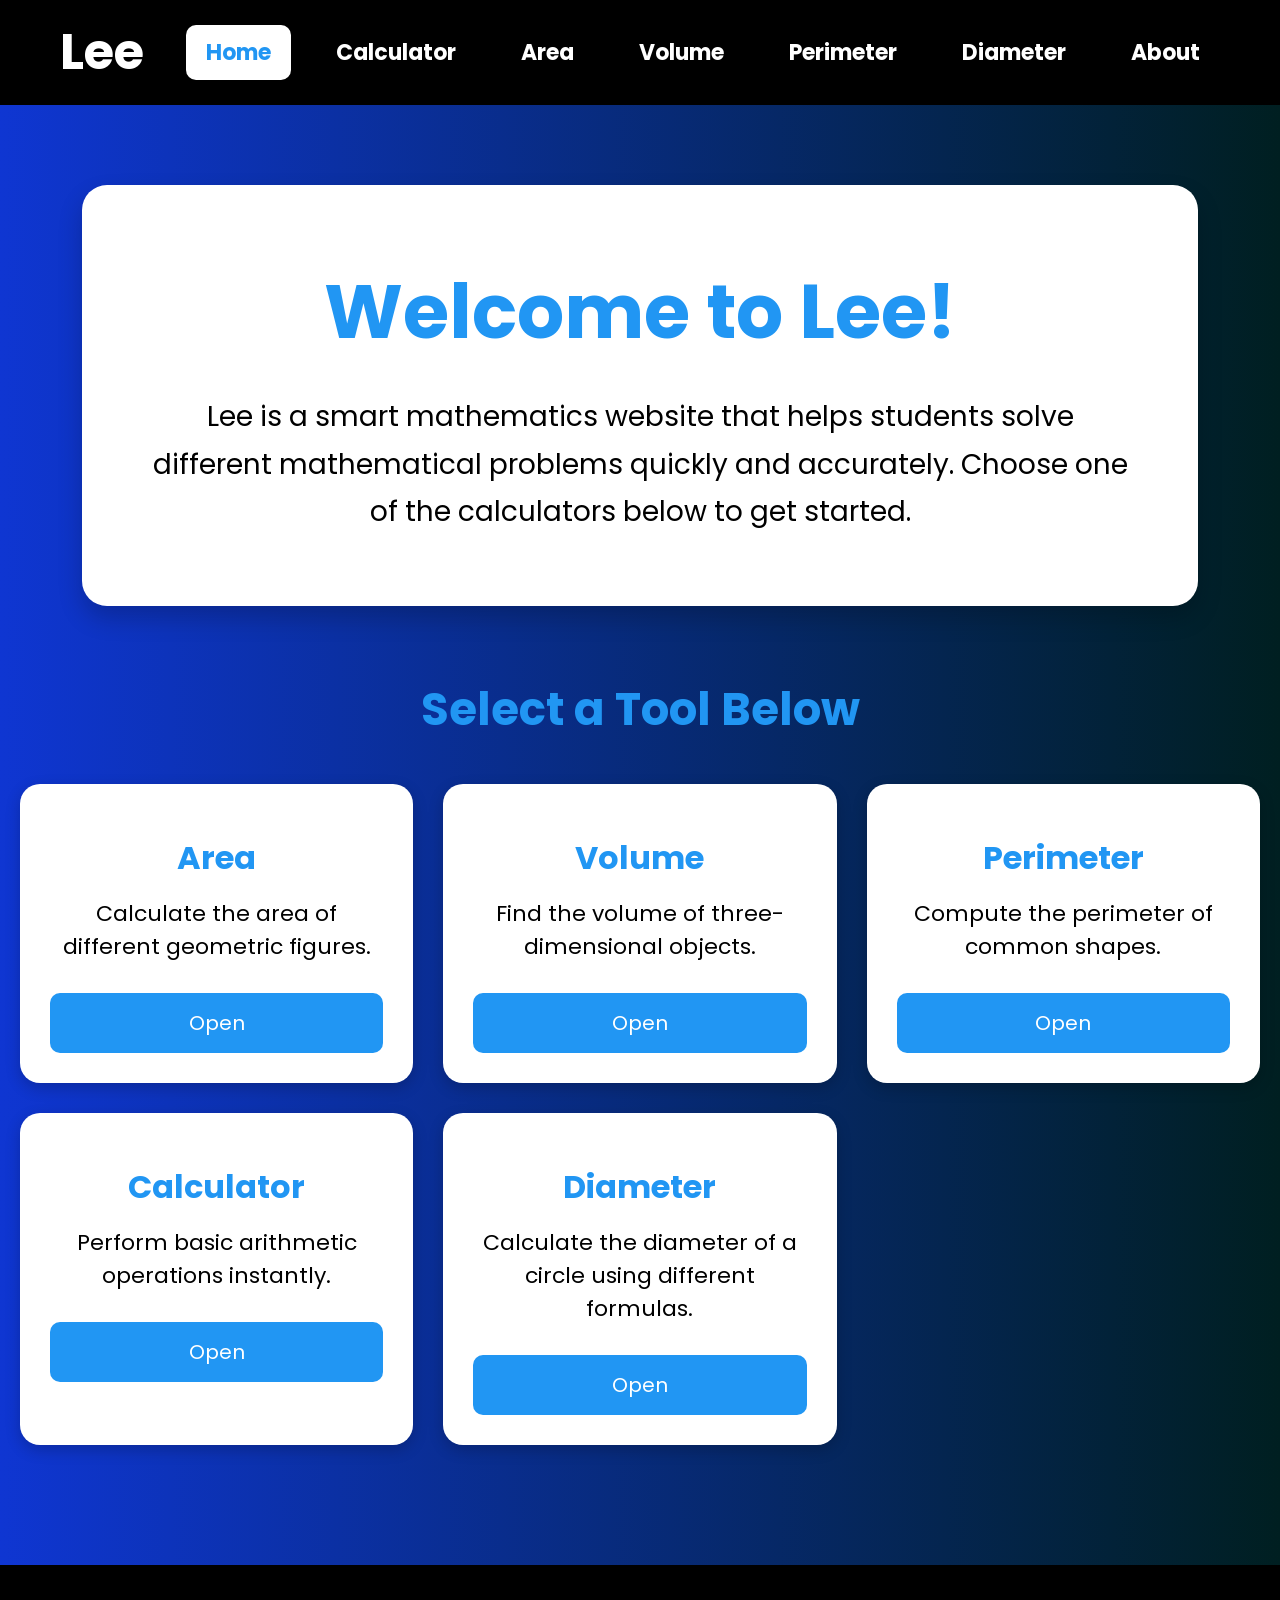
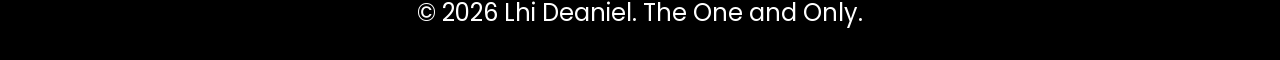
<file: index.html>
<!DOCTYPE html>
<html lang="en">
<head>
<meta charset="UTF-8">
<meta name="viewport" content="width=device-width, initial-scale=1.0">

<title>Lee | Home</title>

<link rel="stylesheet" href="style.css">
</head>

<body>

<!-- Navigation -->

<nav>

<div class="logo">



<h2>Lee</h2>

</div>

<ul>

<li><a class="active" href="index.html">Home</a></li>

<li><a href="calcu.html">Calculator</a></li>

<li><a href="area.html">Area</a></li>

<li><a href="volume.html">Volume</a></li>

<li><a href="perimeter.html">Perimeter</a></li>

<li><a href="diameter.html">Diameter</a></li>

<li><a href="about.html">About</a></li>

</ul>

</nav>

<!-- Hero Section -->

<section class="hero">

<div class="hero-box">

<h1>Welcome to Lee!</h1>

<p>

Lee is a smart mathematics website that helps students solve
different mathematical problems quickly and accurately.

Choose one of the calculators below to get started.

</p>

</div>

</section>

<!-- Cards -->

<section class="tools">

<h2>Select a Tool Below</h2>

<div class="cards">

<div class="card">

<h3> Area</h3>

<p>

Calculate the area of different geometric figures.

</p>

<a href="area.html">

<button>Open</button>

</a>

</div>

<div class="card">

<h3> Volume</h3>

<p>

Find the volume of three-dimensional objects.

</p>

<a href="volume.html">

<button>Open</button>

</a>

</div>

<div class="card">

<h3> Perimeter</h3>

<p>

Compute the perimeter of common shapes.

</p>

<a href="perimeter.html">

<button>Open</button>

</a>

</div>

<div class="card">

<h3> Calculator</h3>

<p>

Perform basic arithmetic operations instantly.

</p>

<a href="calculator.html">

<button>Open</button>

</a>

</div>

<div class="card">

<h3> Diameter</h3>

<p>

Calculate the diameter of a circle using different formulas.

</p>

<a href="diameter.html">

<button>Open</button>

</a>

</div>

</div>

</section>



</section>

<!-- Footer -->

<footer>

<p>

© 2026 Lhi Deaniel. The One and Only.

</p>

</footer>

<script src="script.js"></script>

</body>
</html>
</file>
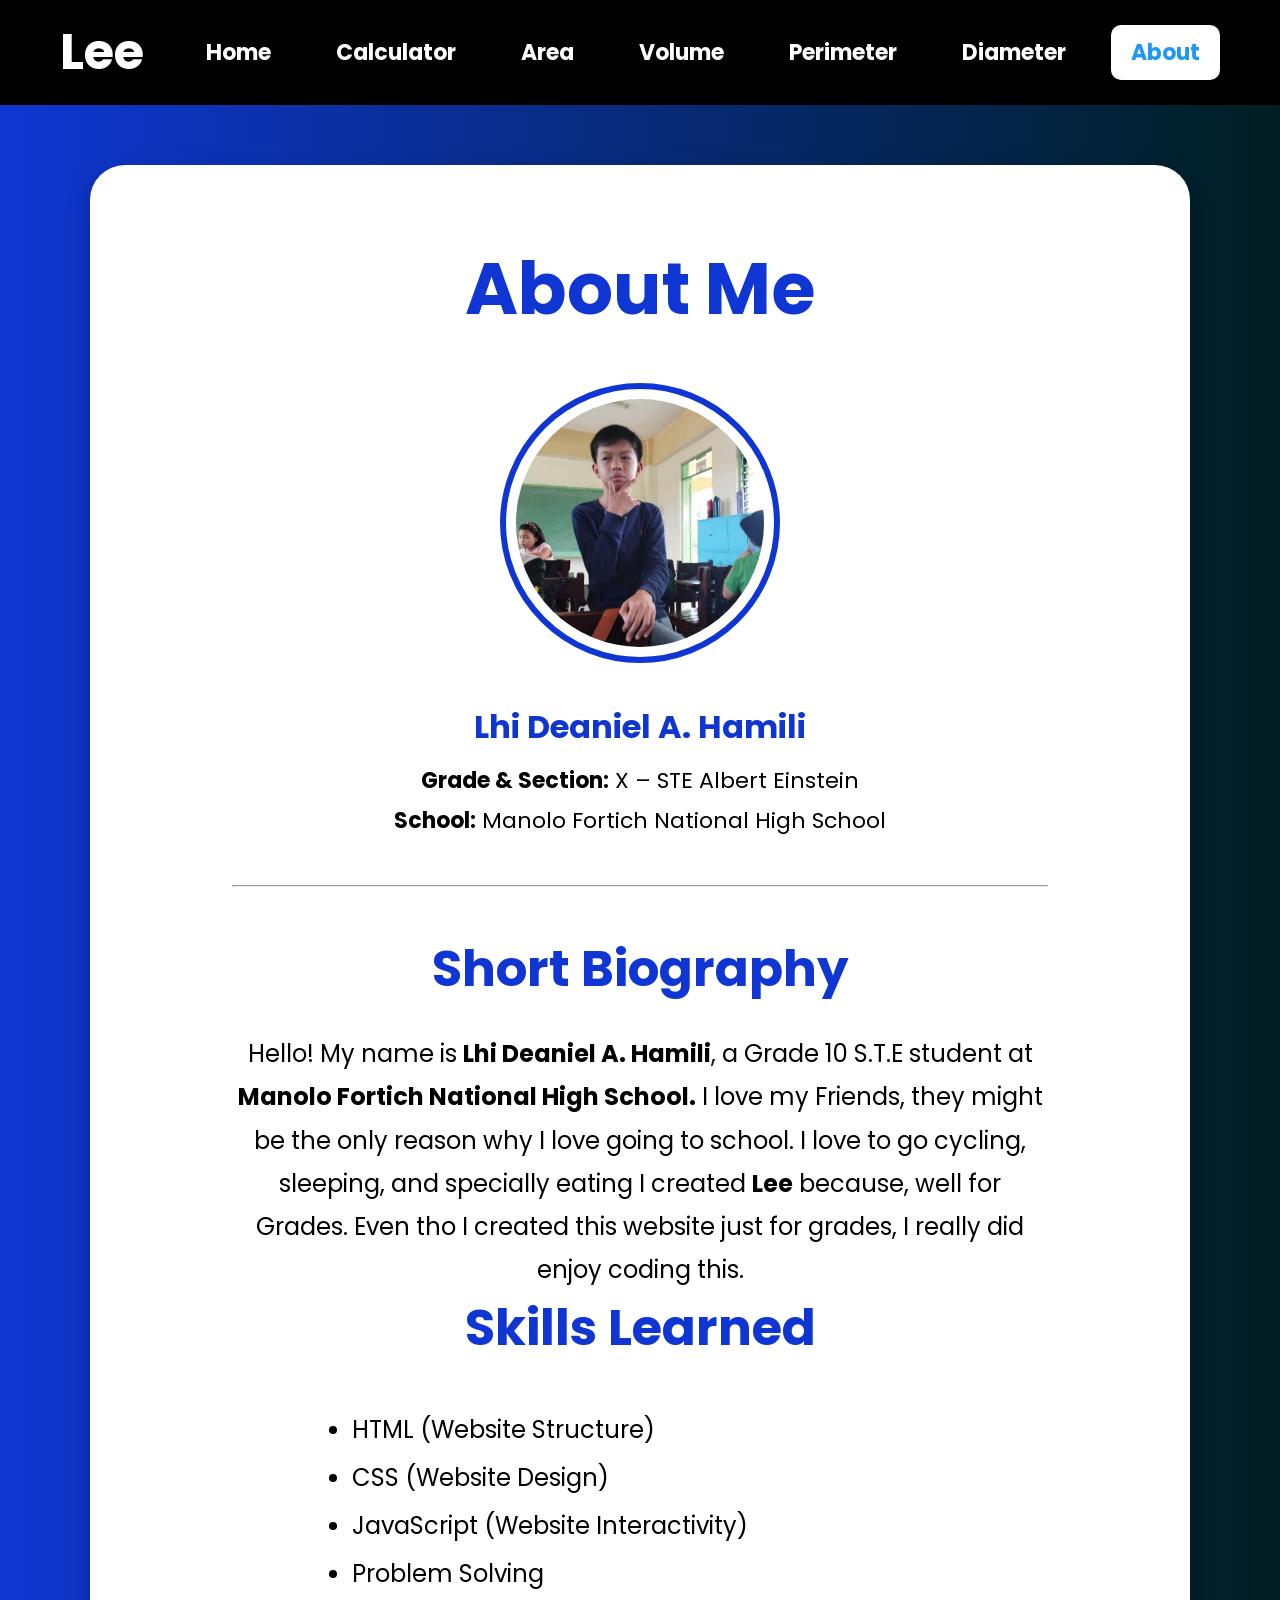
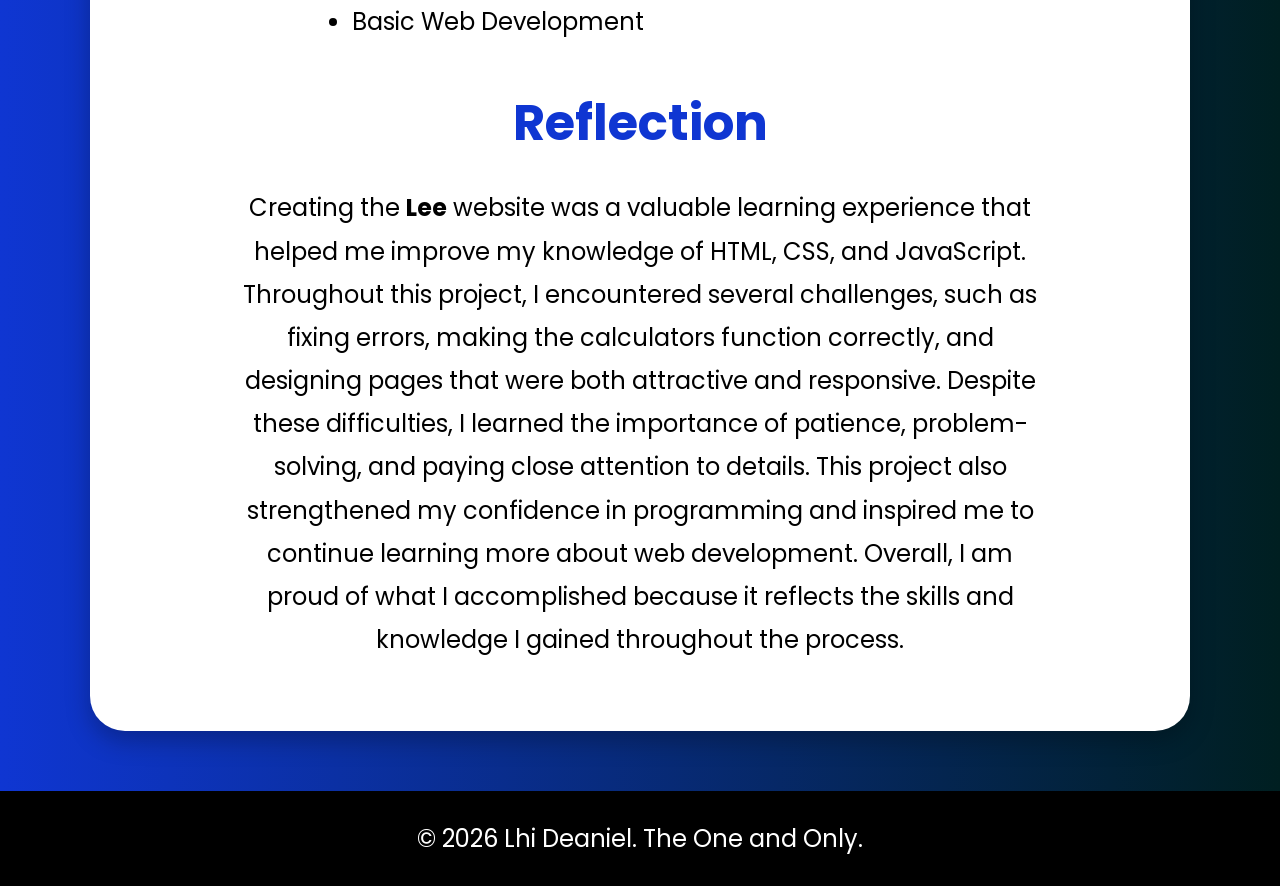
<file: about.html>
<!DOCTYPE html>
<html lang="en">
<head>
<meta charset="UTF-8">
<meta name="viewport" content="width=device-width, initial-scale=1.0">

<title>About - Lhi</title>

<link rel="stylesheet" href="style.css">

</head>

<body>

<nav>
    <div class="logo">
        <h2>Lee</h2>
    </div>

    <ul>
        <li><a href="index.html">Home</a></li>
        <li><a href="calcu.html">Calculator</a></li>
        <li><a href="area.html">Area</a></li>
        <li><a href="volume.html">Volume</a></li>
        <li><a href="perimeter.html">Perimeter</a></li>
        <li><a href="diameter.html">Diameter</a></li>
        <li><a class="active" href="about.html">About</a></li>
    </ul>
</nav>

<div class="about-container">

<h1>
About Me
</h1>

<div class="profile-section">


<img src="logo.jpg" class="logo-image" alt="Logo">

</div>

<div class="name">
Lhi Deaniel A. Hamili
</div>

<div class="info">

<b>Grade & Section:</b>
X – STE Albert Einstein

<br>

<b>School:</b>
Manolo Fortich National High School

</div>

<hr>

<h2 class="section-title">
Short Biography
</h2>

<div class="bio">

Hello! My name is
<b>Lhi Deaniel A. Hamili</b>,
a Grade 10 S.T.E student at
<b>Manolo Fortich National High School.</b>
I love my Friends, they might be the only reason why I love going to school.
I love to go cycling, sleeping, and specially eating

I created <b>Lee</b> because, well for Grades. Even tho I created this website just for grades, I really did enjoy coding this.
</div>

<h2 class="section-title">
Skills Learned
</h2>

<div class="skills">

<ul>

<li>HTML (Website Structure)</li>
<li>CSS (Website Design)</li>
<li>JavaScript (Website Interactivity)</li>
<li>Problem Solving</li>
<li>Basic Web Development</li>

</ul>

</div>

<h2 class="section-title">
Reflection
</h2>

<div class="bio">

Creating the <b>Lee</b> website was a valuable learning experience that helped me improve my knowledge of HTML, CSS, and JavaScript. Throughout this project, I encountered several challenges, such as fixing errors, making the calculators function correctly, and designing pages that were both attractive and responsive.

Despite these difficulties, I learned the importance of patience, problem-solving, and paying close attention to details. This project also strengthened my confidence in programming and inspired me to continue learning more about web development. Overall, I am proud of what I accomplished because it reflects the skills and knowledge I gained throughout the process.
</div>


</div>

<footer>
    © 2026 Lhi Deaniel. The One and Only.
</footer>

</body>
</html>
</file>
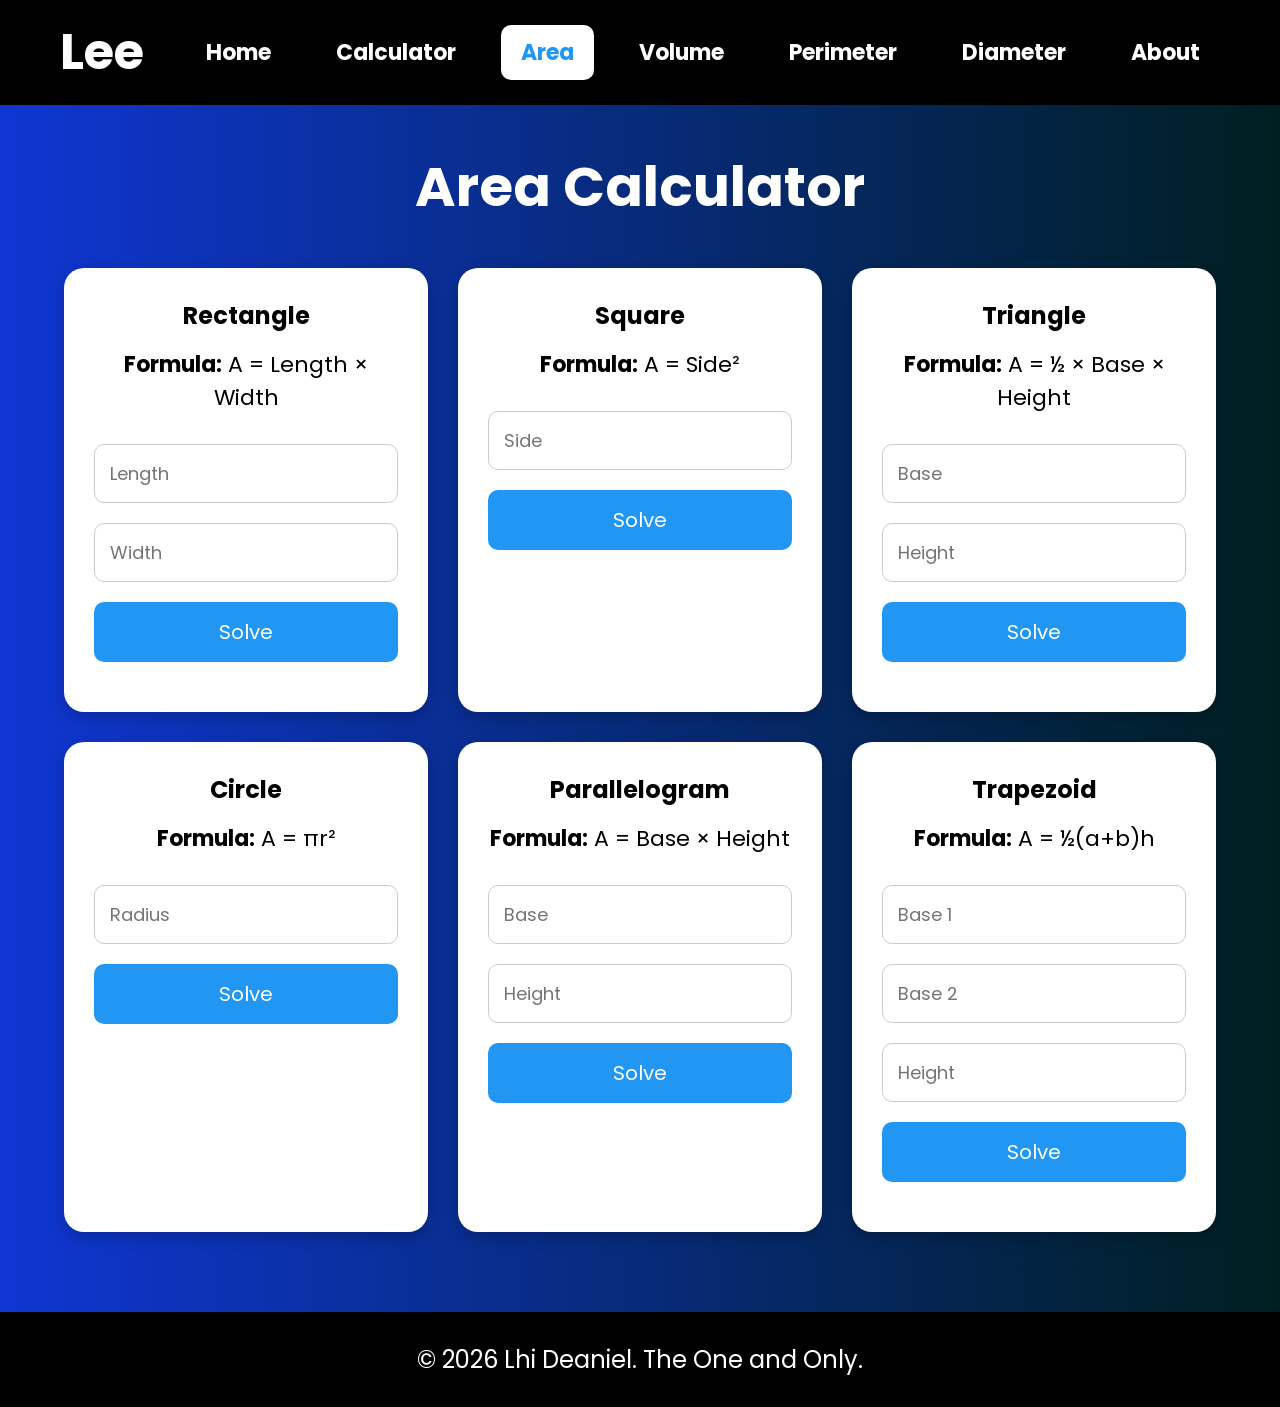
<file: area.html>
<!DOCTYPE html>
<html lang="en">
<head>
<meta charset="UTF-8">
<meta name="viewport" content="width=device-width, initial-scale=1.0">

<title>Area Calculator - Lhi</title>

<link rel="stylesheet" href="style.css">

</head>
<body>

<!-- Navigation -->
<nav>
    <div class="logo">
        <h2>Lee</h2>
    </div>

    <ul>
        <li><a href="index.html">Home</a></li>
        <li><a href="calcu.html">Calculator</a></li>
        <li><a class="active" href="area.html">Area</a></li>
        <li><a href="volume.html">Volume</a></li>
        <li><a href="perimeter.html">Perimeter</a></li>
        <li><a href="diameter.html">Diameter</a></li>
        <li><a href="about.html">About</a></li>
    </ul>
</nav>

<div class="container">

<h1 class="page-title">Area Calculator</h1>

<div class="cards">

<!-- Rectangle -->
<div class="card">

<h2>Rectangle</h2>

<p><b>Formula:</b> A = Length × Width</p>

<input type="number" id="rectLength" placeholder="Length">

<input type="number" id="rectWidth" placeholder="Width">

<button onclick="rectangleArea()">Solve</button>

<h3 id="rectangleResult"></h3>

</div>

<!-- Square -->
<div class="card">

<h2>Square</h2>

<p><b>Formula:</b> A = Side²</p>

<input type="number" id="squareSide" placeholder="Side">

<button onclick="squareArea()">Solve</button>

<h3 id="squareResult"></h3>

</div>

<!-- Triangle -->
<div class="card">

<h2>Triangle</h2>

<p><b>Formula:</b> A = ½ × Base × Height</p>

<input type="number" id="triangleBase" placeholder="Base">

<input type="number" id="triangleHeight" placeholder="Height">

<button onclick="triangleArea()">Solve</button>

<h3 id="triangleResult"></h3>

</div>

<!-- Circle -->
<div class="card">

<h2>Circle</h2>

<p><b>Formula:</b> A = πr²</p>

<input type="number" id="circleRadius" placeholder="Radius">

<button onclick="circleArea()">Solve</button>

<h3 id="circleResult"></h3>

</div>

<!-- Parallelogram -->
<div class="card">

<h2>Parallelogram</h2>

<p><b>Formula:</b> A = Base × Height</p>

<input type="number" id="paraBase" placeholder="Base">

<input type="number" id="paraHeight" placeholder="Height">

<button onclick="parallelogramArea()">Solve</button>

<h3 id="parallelogramResult"></h3>

</div>

<!-- Trapezoid -->
<div class="card">

<h2>Trapezoid</h2>

<p><b>Formula:</b> A = ½(a+b)h</p>

<input type="number" id="trapA" placeholder="Base 1">

<input type="number" id="trapB" placeholder="Base 2">

<input type="number" id="trapHeight" placeholder="Height">

<button onclick="trapezoidArea()">Solve</button>

<h3 id="trapezoidResult"></h3>

</div>

</div>

</div>

<script src="script.js"></script>

<footer>

<p>

© 2026 Lhi Deaniel. The One and Only.

</p>

</footer>

</body>
</html>
</file>
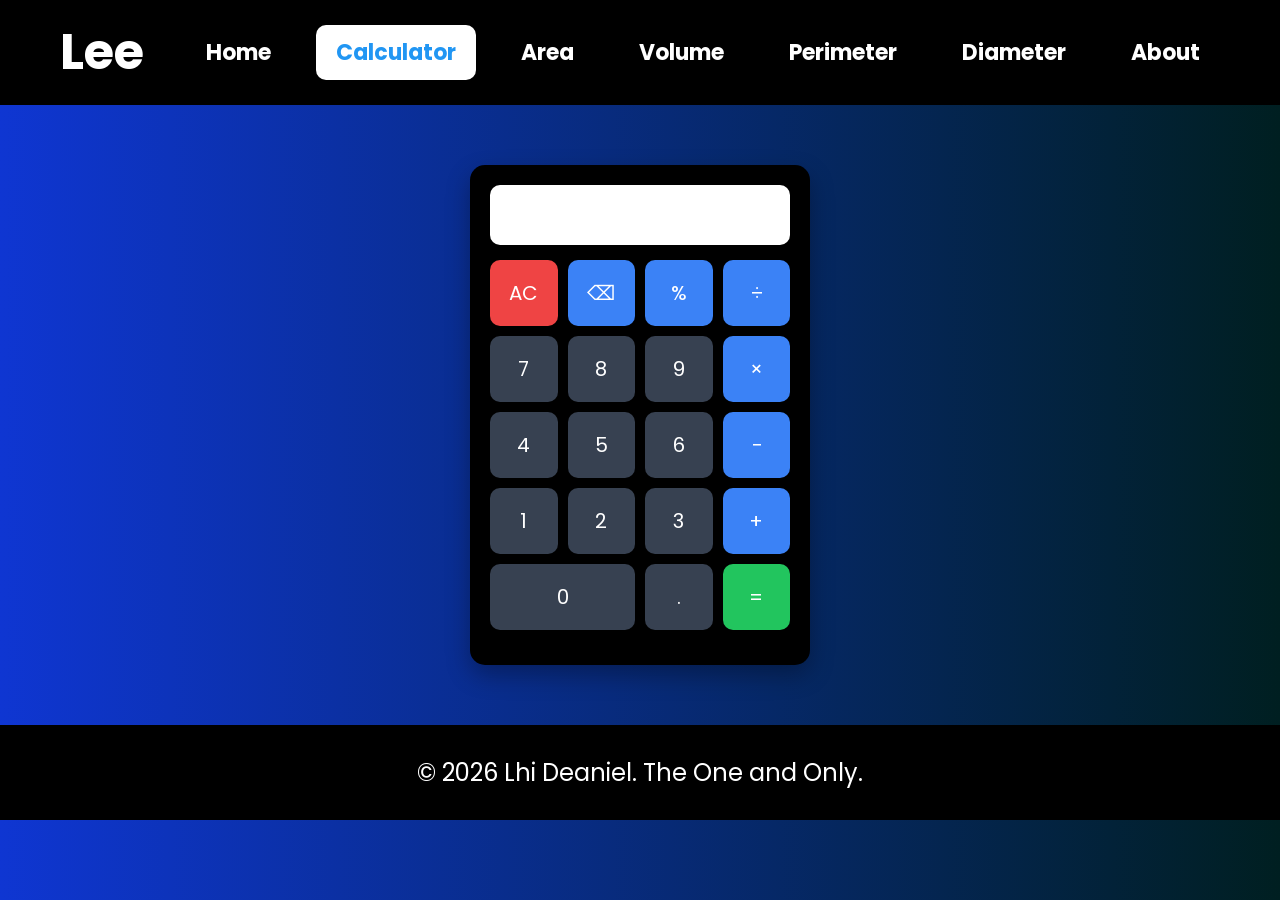
<file: calcu.html>
<!DOCTYPE html>
<html lang="en">
<head>
<meta charset="UTF-8">
<meta name="viewport" content="width=device-width, initial-scale=1.0">

<title> Lee Calculator </title>

<link rel="stylesheet" href="style.css">
</head>



<body>

    <nav>
    <div class="logo">
        <h2>Lee</h2>
    </div>

    <ul>
        <li><a href="index.html">Home</a></li>
        <li><a class="active" href="calcu.html">Calculator</a></li>
        <li><a href="area.html">Area</a></li>
        <li><a href="volume.html">Volume</a></li>
        <li><a href="perimeter.html">Perimeter</a></li>
        <li><a href="diameter.html">Diameter</a></li>
        <li><a href="about.html">About</a></li>
    </ul>
</nav>



<div class="calculator">

<h2 class="title" Lee Calculator </h2>

<input type="text" id="display" readonly>

<div class="buttons">

<button class="clear" onclick="clearDisplay()">AC</button>
<button class="operator" onclick="deleteLast()">⌫</button>
<button class="operator" onclick="append('%')">%</button>
<button class="operator" onclick="append('/')">÷</button>

<button class="number" onclick="append('7')">7</button>
<button class="number" onclick="append('8')">8</button>
<button class="number" onclick="append('9')">9</button>
<button class="operator" onclick="append('*')">×</button>

<button class="number" onclick="append('4')">4</button>
<button class="number" onclick="append('5')">5</button>
<button class="number" onclick="append('6')">6</button>
<button class="operator" onclick="append('-')">−</button>

<button class="number" onclick="append('1')">1</button>
<button class="number" onclick="append('2')">2</button>
<button class="number" onclick="append('3')">3</button>
<button class="operator" onclick="append('+')">+</button>

<button class="number zero" onclick="append('0')">0</button>
<button class="number" onclick="append('.')">.</button>
<button class="equal" onclick="calculate()">=</button>


</div>

</div>

<script>

let display = document.getElementById("display");

function append(value){
    display.value += value;
}

function clearDisplay(){
    display.value = "";
}

function deleteLast(){
    display.value = display.value.slice(0,-1);
}

function calculate(){

    try{
        display.value = eval(display.value);
    }

    catch{
        display.value = "Error";
    }

}

// Keyboard Support
document.addEventListener("keydown",function(event){

    const key = event.key;

    if(!isNaN(key) || "+-*/.%".includes(key)){
        append(key);
    }

    else if(key==="Enter"){
        event.preventDefault();
        calculate();
    }

    else if(key==="Backspace"){
        deleteLast();
    }

    else if(key==="Escape"){
        clearDisplay();
    }

});

</script>

<footer>

<p>

© 2026 Lhi Deaniel. The One and Only.

</p>

</footer>

</body>
</html>
</file>
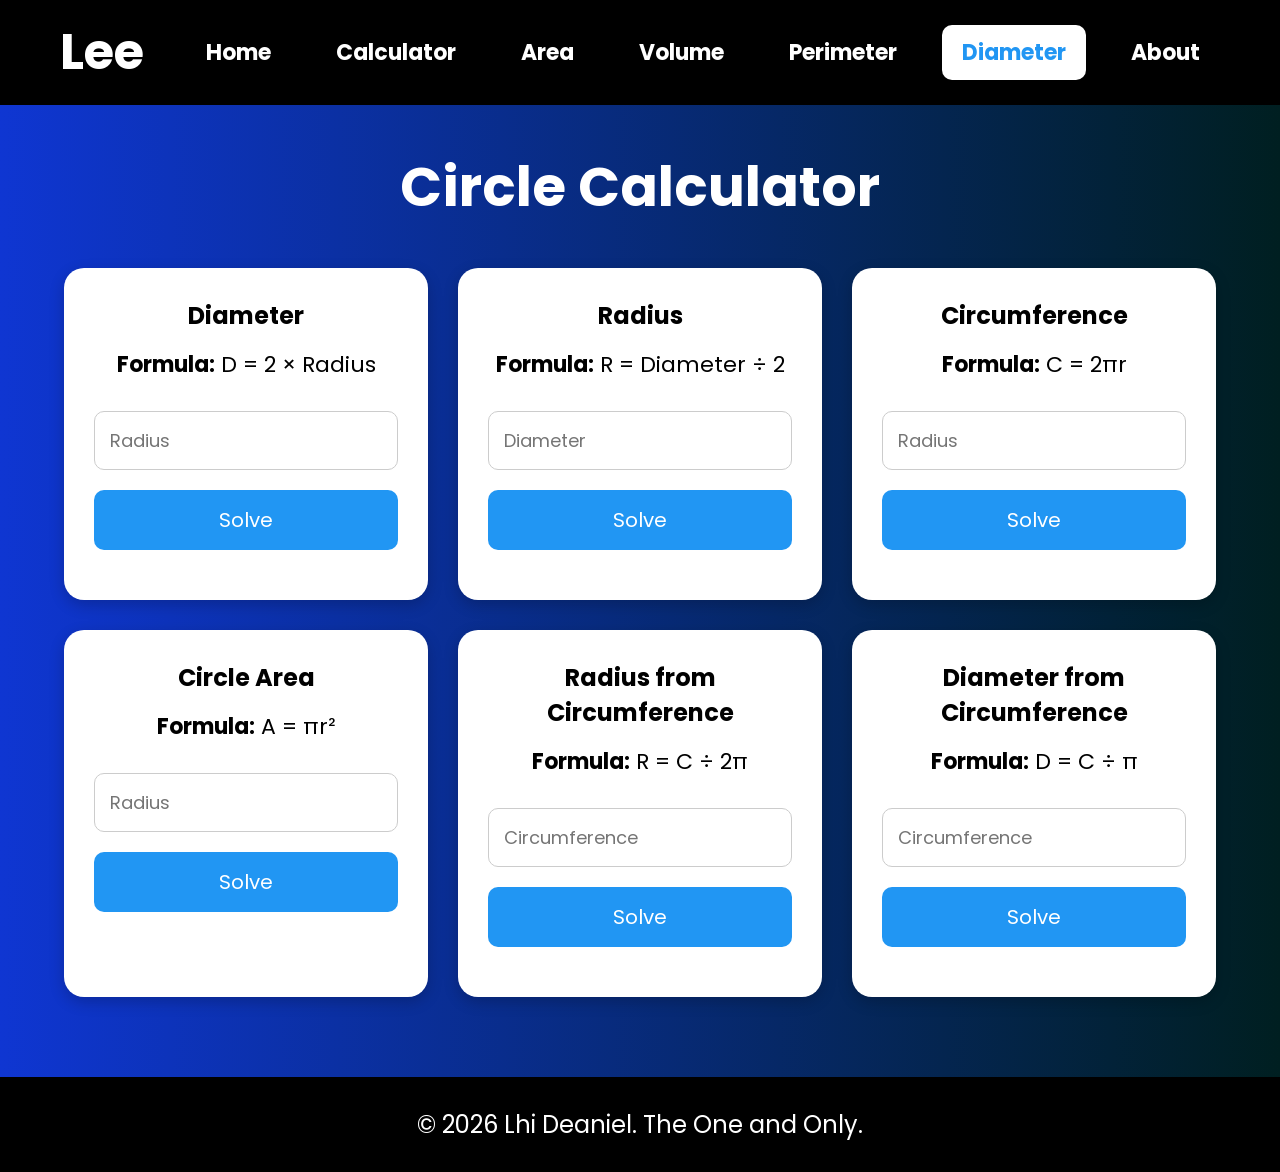
<file: diameter.html>
<!DOCTYPE html>
<html lang="en">
<head>

<meta charset="UTF-8">
<meta name="viewport" content="width=device-width, initial-scale=1.0">

<title>Diameter Calculator - Lhi</title>

<link rel="stylesheet" href="style.css">

</head>

<body>

<nav>

<div class="logo">
    <h2>Lee</h2>
</div>

<ul>

<li><a href="index.html">Home</a></li>
<li><a href="calcu.html">Calculator</a></li>
<li><a href="area.html">Area</a></li>
<li><a href="volume.html">Volume</a></li>
<li><a href="perimeter.html">Perimeter</a></li>
<li><a class="active" href="diameter.html">Diameter</a></li>
<li><a href="about.html">About</a></li>

</ul>

</nav>

<div class="container">

<h1 class="page-title">Circle Calculator</h1>

<div class="cards">

<!-- Diameter -->

<div class="card">

<h2>Diameter</h2>

<p><b>Formula:</b> D = 2 × Radius</p>

<input type="number" id="radius1" placeholder="Radius">

<button onclick="calculateDiameter()">Solve</button>

<h3 id="diameterResult"></h3>

</div>

<!-- Radius -->

<div class="card">

<h2>Radius</h2>

<p><b>Formula:</b> R = Diameter ÷ 2</p>

<input type="number" id="diameter1" placeholder="Diameter">

<button onclick="calculateRadius()">Solve</button>

<h3 id="radiusResult"></h3>

</div>

<!-- Circumference -->

<div class="card">

<h2>Circumference</h2>

<p><b>Formula:</b> C = 2πr</p>

<input type="number" id="radius2" placeholder="Radius">

<button onclick="calculateCircumference()">Solve</button>

<h3 id="circumferenceResult"></h3>

</div>

<!-- Area -->

<div class="card">

<h2>Circle Area</h2>

<p><b>Formula:</b> A = πr²</p>

<input type="number" id="radius3" placeholder="Radius">

<button onclick="calculateCircleArea()">Solve</button>

<h3 id="circleAreaResult"></h3>

</div>

<!-- Radius from Circumference -->

<div class="card">

<h2>Radius from Circumference</h2>

<p><b>Formula:</b> R = C ÷ 2π</p>

<input type="number" id="circumferenceInput" placeholder="Circumference">

<button onclick="calculateRadiusFromCircumference()">Solve</button>

<h3 id="radiusCircResult"></h3>

</div>

<!-- Diameter from Circumference -->

<div class="card">

<h2>Diameter from Circumference</h2>

<p><b>Formula:</b> D = C ÷ π</p>

<input type="number" id="circInput" placeholder="Circumference">

<button onclick="calculateDiameterFromCircumference()">Solve</button>

<h3 id="diamCircResult"></h3>

</div>

</div>

</div>

<script src="script.js"></script>

<footer>

<p>

© 2026 Lhi Deaniel. The One and Only.

</p>

</footer>

</body>
</html>
</file>
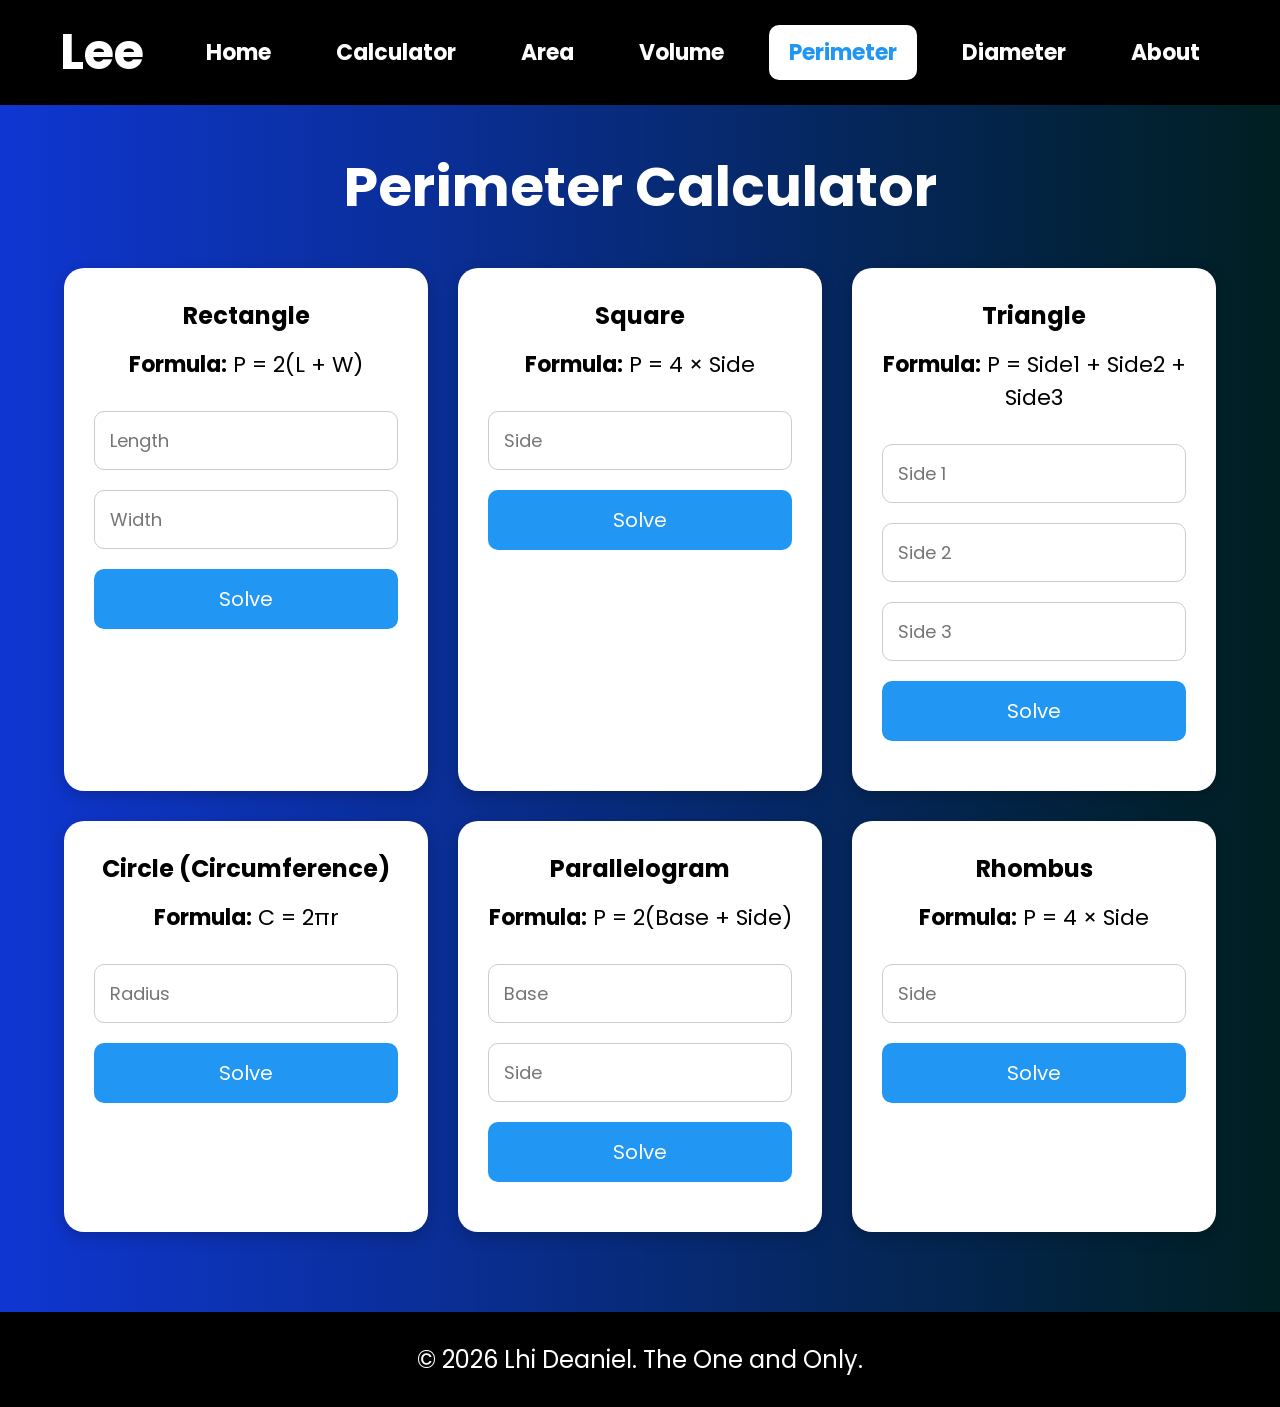
<file: perimeter.html>
<!DOCTYPE html>
<html lang="en">
<head>

<meta charset="UTF-8">
<meta name="viewport" content="width=device-width, initial-scale=1.0">

<title>Perimeter Calculator - Lhi</title>

<link rel="stylesheet" href="style.css">

</head>

<body>

<nav>

<div class="logo">
    <h2>Lee</h2>
</div>

<ul>

<li><a href="index.html">Home</a></li>
<li><a href="calcu.html">Calculator</a></li>
<li><a href="area.html">Area</a></li>
<li><a href="volume.html">Volume</a></li>
<li><a class="active" href="perimeter.html">Perimeter</a></li>
<li><a href="diameter.html">Diameter</a></li>
<li><a href="about.html">About</a></li>

</ul>

</nav>

<div class="container">

<h1 class="page-title">Perimeter Calculator</h1>

<div class="cards">

<!-- Rectangle -->

<div class="card">

<h2>Rectangle</h2>

<p><b>Formula:</b> P = 2(L + W)</p>

<input type="number" id="rectLength" placeholder="Length">

<input type="number" id="rectWidth" placeholder="Width">

<button onclick="rectanglePerimeter()">Solve</button>

<h3 id="rectangleResult"></h3>

</div>

<!-- Square -->

<div class="card">

<h2>Square</h2>

<p><b>Formula:</b> P = 4 × Side</p>

<input type="number" id="squareSide" placeholder="Side">

<button onclick="squarePerimeter()">Solve</button>

<h3 id="squareResult"></h3>

</div>

<!-- Triangle -->

<div class="card">

<h2>Triangle</h2>

<p><b>Formula:</b> P = Side1 + Side2 + Side3</p>

<input type="number" id="side1" placeholder="Side 1">

<input type="number" id="side2" placeholder="Side 2">

<input type="number" id="side3" placeholder="Side 3">

<button onclick="trianglePerimeter()">Solve</button>

<h3 id="triangleResult"></h3>

</div>

<!-- Circle -->

<div class="card">

<h2>Circle (Circumference)</h2>

<p><b>Formula:</b> C = 2πr</p>

<input type="number" id="circleRadius" placeholder="Radius">

<button onclick="circlePerimeter()">Solve</button>

<h3 id="circleResult"></h3>

</div>

<!-- Parallelogram -->

<div class="card">

<h2>Parallelogram</h2>

<p><b>Formula:</b> P = 2(Base + Side)</p>

<input type="number" id="paraBase" placeholder="Base">

<input type="number" id="paraSide" placeholder="Side">

<button onclick="parallelogramPerimeter()">Solve</button>

<h3 id="paraResult"></h3>

</div>

<!-- Rhombus -->

<div class="card">

<h2>Rhombus</h2>

<p><b>Formula:</b> P = 4 × Side</p>

<input type="number" id="rhombusSide" placeholder="Side">

<button onclick="rhombusPerimeter()">Solve</button>

<h3 id="rhombusResult"></h3>

</div>

</div>

</div>

<script src="script.js"></script>


<footer>

<p>

© 2026 Lhi Deaniel. The One and Only.

</p>

</footer>
</body>
</html>
</file>
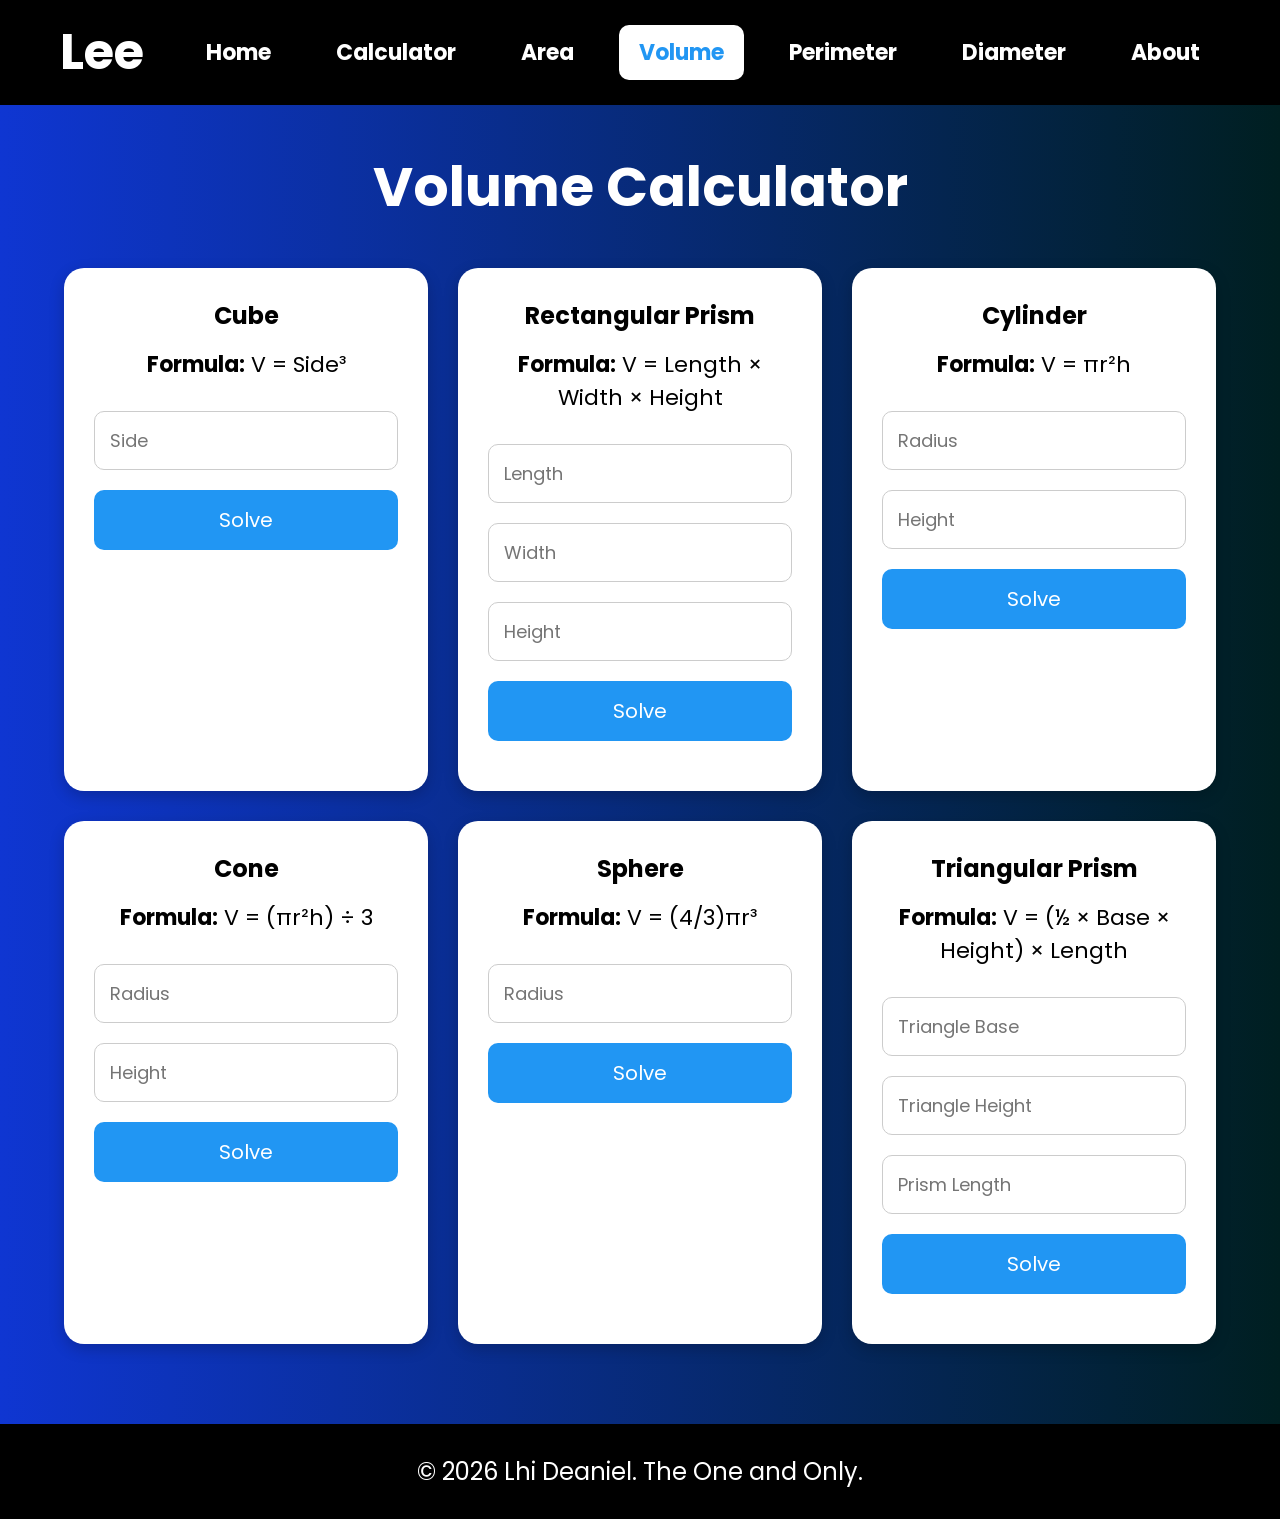
<file: volume.html>
<!DOCTYPE html>
<html lang="en">
<head>
<meta charset="UTF-8">
<meta name="viewport" content="width=device-width, initial-scale=1.0">

<title>Volume Calculator - Lhi</title>

<link rel="stylesheet" href="style.css">

</head>
<body>

<!-- Navigation -->

<nav>

<div class="logo">
    <h2>Lee</h2>
</div>

<ul>

<li><a href="index.html">Home</a></li>
<li><a href="calcu.html">Calculator</a></li>
<li><a href="area.html">Area</a></li>
<li><a class="active" href="volume.html">Volume</a></li>
<li><a href="perimeter.html">Perimeter</a></li>
<li><a href="diameter.html">Diameter</a></li>
<li><a href="about.html">About</a></li>

</ul>

</nav>

<div class="container">

<h1 class="page-title">Volume Calculator</h1>

<div class="cards">

<!-- Cube -->

<div class="card">

<h2>Cube</h2>

<p><b>Formula:</b> V = Side³</p>

<input type="number" id="cubeSide" placeholder="Side">

<button onclick="cubeVolume()">Solve</button>

<h3 id="cubeResult"></h3>

</div>

<!-- Rectangular Prism -->

<div class="card">

<h2>Rectangular Prism</h2>

<p><b>Formula:</b> V = Length × Width × Height</p>

<input type="number" id="prismLength" placeholder="Length">

<input type="number" id="prismWidth" placeholder="Width">

<input type="number" id="prismHeight" placeholder="Height">

<button onclick="prismVolume()">Solve</button>

<h3 id="prismResult"></h3>

</div>

<!-- Cylinder -->

<div class="card">

<h2>Cylinder</h2>

<p><b>Formula:</b> V = πr²h</p>

<input type="number" id="cylinderRadius" placeholder="Radius">

<input type="number" id="cylinderHeight" placeholder="Height">

<button onclick="cylinderVolume()">Solve</button>

<h3 id="cylinderResult"></h3>

</div>

<!-- Cone -->

<div class="card">

<h2>Cone</h2>

<p><b>Formula:</b> V = (πr²h) ÷ 3</p>

<input type="number" id="coneRadius" placeholder="Radius">

<input type="number" id="coneHeight" placeholder="Height">

<button onclick="coneVolume()">Solve</button>

<h3 id="coneResult"></h3>

</div>

<!-- Sphere -->

<div class="card">

<h2>Sphere</h2>

<p><b>Formula:</b> V = (4/3)πr³</p>

<input type="number" id="sphereRadius" placeholder="Radius">

<button onclick="sphereVolume()">Solve</button>

<h3 id="sphereResult"></h3>

</div>

<!-- Triangular Prism -->

<div class="card">

<h2>Triangular Prism</h2>

<p><b>Formula:</b> V = (½ × Base × Height) × Length</p>

<input type="number" id="tpBase" placeholder="Triangle Base">

<input type="number" id="tpHeight" placeholder="Triangle Height">

<input type="number" id="tpLength" placeholder="Prism Length">

<button onclick="triangularPrismVolume()">Solve</button>

<h3 id="tpResult"></h3>

</div>

</div>

</div>

<script src="script.js"></script>

<footer>

<p>

© 2026 Lhi Deaniel. The One and Only.

</p>

</footer>

</body>
</html>
</file>
<file: style.css>
/* Google Font */
@import url('https://fonts.googleapis.com/css2?family=Poppins:wght@300;400;500;600;700;800&display=swap');

*{
    margin:0;
    padding:0;
    box-sizing:border-box;
    font-family:'Poppins',sans-serif;
}

body{
    background:linear-gradient(to right,#0f36d2,#001f21);
}

/* Navigation */

nav{
    width:100%;
    background:#000;
    display:flex;
    justify-content:space-between;
    align-items:center;
    padding:15px 60px;
    position:sticky;
    top:0;
    z-index:1000;
}

.logo{
    display:flex;
    align-items:center;
    gap:15px;
}

.logo img{
    width:60px;
    height:60px;
    border-radius:50%;
    background:white;
}

.logo h2{
    color:white;
    font-size:50px;
    font-weight:700;
}

nav ul{
    display:flex;
    list-style:none;
    gap:25px;
}

nav ul li a{
    text-decoration:none;
    color:white;
    font-size:22px;
    font-weight:bold;
    padding:12px 20px;
    border-radius:10px;
    transition:.3s;
}

nav ul li a:hover,
nav ul li a.active{
    background:white;
    color:#2196F3;
}

/* Hero */

.hero{
    display:flex;
    justify-content:center;
    align-items:center;
    padding:80px 20px 40px;
}

.hero-box{
    background:white;
    width:90%;
    max-width:1300px;
    border-radius:25px;
    text-align:center;
    padding:70px;
    box-shadow:0 12px 25px rgba(0,0,0,.2);
}

.hero h1{
    color:#2196F3;
    font-size:75px;
    margin-bottom:25px;
}

.hero p{
    font-size:28px;
    line-height:1.7;
}

/* Tools */

.tools{
    text-align:center;
    padding:30px 20px 80px;
}

.tools h2{
    color:#2196F3;
    font-size:45px;
    margin-bottom:40px;
}

.cards{
    display:grid;
    grid-template-columns:repeat(auto-fit,minmax(260px,1fr));
    gap:30px;
    max-width:1300px;
    margin:auto;
}

.card{
    background:white;
    padding:35px;
    border-radius:20px;
    box-shadow:0 10px 20px rgba(0,0,0,.15);
    transition:.3s;
}

.card:hover{
    transform:translateY(-10px);
}

.card h3{
    color:#2196F3;
    margin-bottom:15px;
    font-size:32px;
}

.card p{
    font-size:22px;
    margin-bottom:25px;
}

.card button{
    width:100%;
    padding:15px;
    background:#2196F3;
    color:white;
    border:none;
    border-radius:10px;
    cursor:pointer;
    font-size:22px;
    transition:.3s;
}

.card button:hover{
    background:#1976D2;
}

/* Banner */

.banner{
    width:100%;
    margin-top:40px;
}

.banner img{
    width:100%;
    display:block;
}

/* Footer */

footer{
    background:black;
    color:white;
    text-align:center;
    padding:25px;
    font-size:18px;
}

/* Responsive */

@media(max-width:900px){

nav{
    flex-direction:column;
    padding:20px;
}

nav ul{
    flex-wrap:wrap;
    justify-content:center;
    margin-top:20px;
}

.logo h2{
    font-size:35px;
}

.hero h1{
    font-size:45px;
}

.hero p{
    font-size:20px;
}

.tools h2{
    font-size:35px;
}

.card h3{
    font-size:28px;
}

.card p{
    font-size:18px;
}

}
/* ===== Calculator ===== */

.calculator{
    background:#000;
    width:340px;
    margin:60px auto;
    padding:20px;
    border-radius:15px;
    box-shadow:0 10px 25px rgba(0,0,0,.3);
}

.title{
    color:white;
    text-align:center;
    margin-bottom:15px;
}

#display{
    width:100%;
    height:60px;
    border:none;
    border-radius:10px;
    margin-bottom:15px;
    font-size:28px;
    text-align:right;
    padding:10px;
    background:white;
}

.buttons{
    display:grid;
    grid-template-columns:repeat(4,1fr);
    gap:10px;
}

.buttons button{
    padding:18px;
    font-size:20px;
    border:none;
    border-radius:10px;
    cursor:pointer;
}

.number{
    background:#374151;
    color:white;
}

.operator{
    background:#3b82f6;
    color:white;
}

.equal{
    background:#22c55e;
    color:white;
}

.clear{
    background:#ef4444;
    color:white;
}

.zero{
    grid-column:span 2;
}

/* ================= ABOUT PAGE ================= */

body{
    background:linear-gradient(to right,#0f36d2,#001f21);
}

.about-container{
    max-width:1100px;
    margin:60px auto;
    background:#fff;
    border-radius:35px;
    padding:70px;
    box-shadow:0 10px 25px rgba(0,0,0,.25);
}

.about-container h1{
    text-align:center;
    font-size:72px;
    color:#0f36d2;
    margin-bottom:40px;
}

.profile-section{
    display:flex;
    justify-content:center;
    align-items:center;
    gap:30px;
    margin-bottom:40px;
    flex-wrap:wrap;
}

.profile-section img{
    width:280px;
    height:280px;
    border-radius:50%;
    border:6px solid #0f36d2;
    object-fit:cover;
}

.logo-image{
    background:#fff;
    padding:10px;
}

.name{
    text-align:center;
    font-size:32px;
    color:#0f36d2;
    font-weight:bold;
    margin-top:20px;
}

.info{
    text-align:center;
    font-size:22px;
    margin-top:10px;
    line-height:1.8;
}

.about-container hr{
    margin:45px auto;
    width:85%;
}

.section-title{
    text-align:center;
    color:#0f36d2;
    font-size:50px;
    margin-bottom:25px;
}

.bio{
    width:85%;
    margin:auto;
    text-align:center;
    font-size:24px;
    line-height:1.8;
}

.skills{
    width:60%;
    margin:40px auto;
}

.skills ul{
    font-size:24px;
    line-height:2;
}

.footer{
    text-align:center;
    margin-top:60px;
    font-size:22px;
    color:#666;
}

/* Responsive */

@media (max-width:900px){

.about-container{
    padding:35px;
}

.about-container h1{
    font-size:50px;
}

.section-title{
    font-size:38px;
}

.profile-section{
    flex-direction:column;
}

.profile-section img{
    width:140px;
    height:140px;
}

.bio{
    width:100%;
    font-size:20px;
}

.skills{
    width:100%;
}

.skills ul{
    padding-left:25px;
}

}


.container{
    width:90%;
    margin:auto;
    padding:40px 0;
}

.page-title{
    text-align:center;
    color:white;
    font-size:55px;
    margin-bottom:40px;
}

.cards{
    display:grid;
    grid-template-columns:repeat(auto-fit,minmax(320px,1fr));
    gap:30px;
}

.card{
    background:white;
    border-radius:20px;
    padding:30px;
    text-align:center;
    box-shadow:0 5px 15px rgba(0,0,0,.2);
}

.card h2{
    margin-bottom:15px;
}

.card p{
    margin-bottom:20px;
}

.card input{
    width:100%;
    padding:15px;
    margin:10px 0;
    border-radius:10px;
    border:1px solid #ccc;
    font-size:18px;
}

.card button{
    width:100%;
    padding:15px;
    margin-top:10px;
    background:#2196F3;
    color:white;
    border:none;
    border-radius:10px;
    font-size:20px;
    cursor:pointer;
}

.card button:hover{
    background:#1976D2;
}

.card h3{
    margin-top:20px;
    color:#2196F3;
}

footer{
    background:#000;
    color:white;
    text-align:center;
    padding:30px;
    margin-top:40px;
    font-size:24px;
}
</file>
